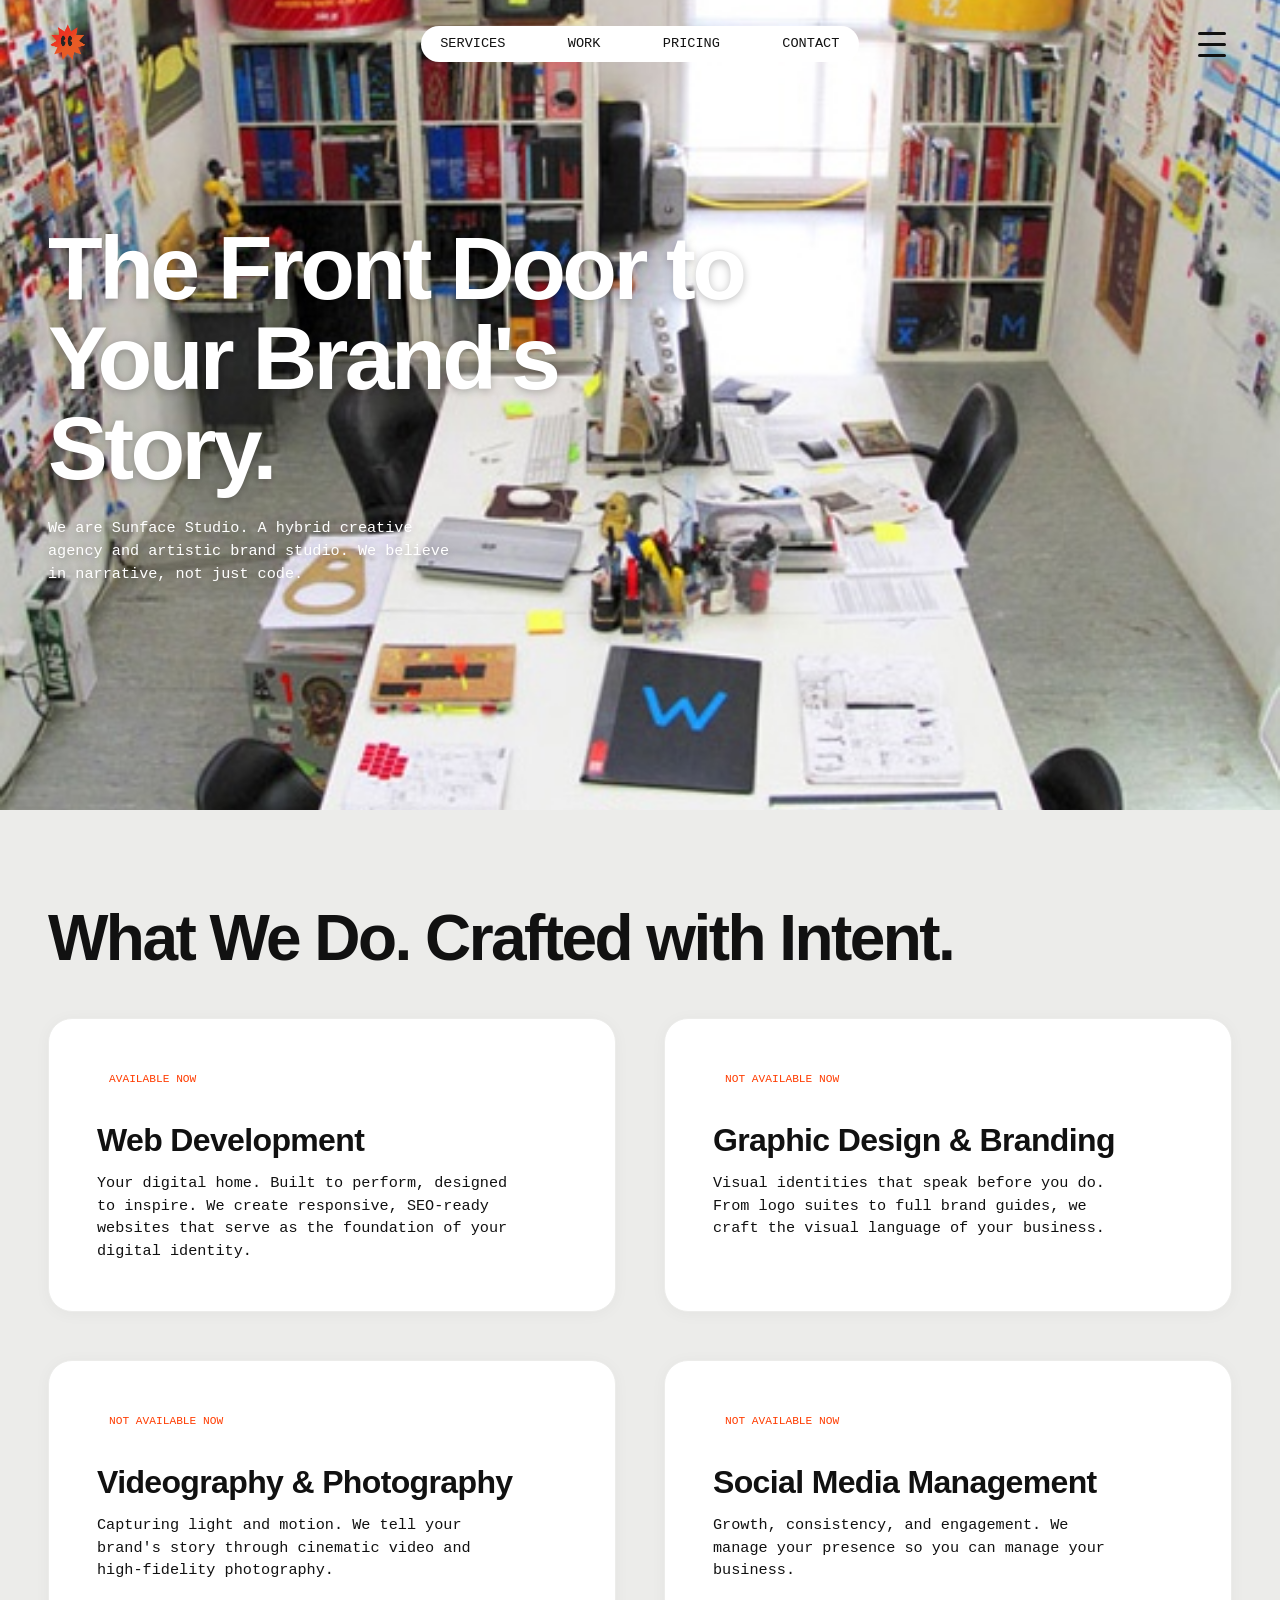
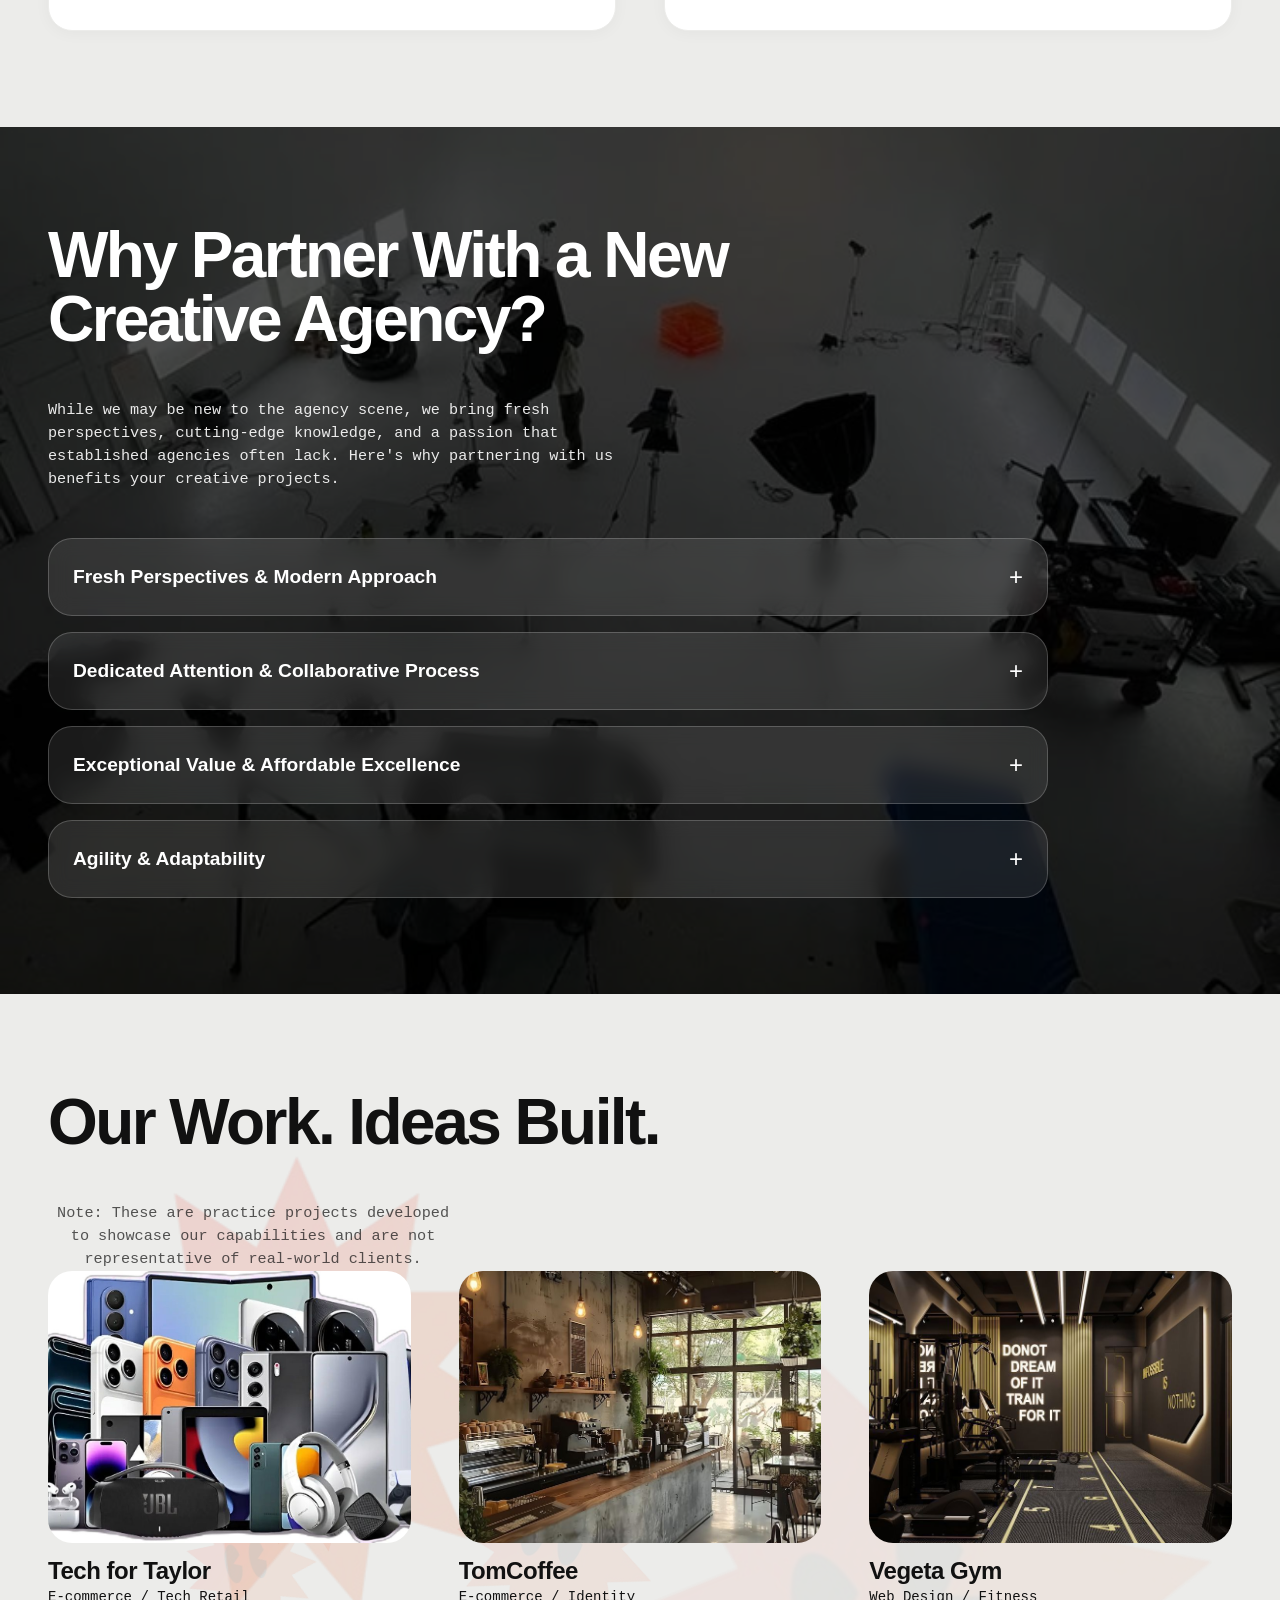
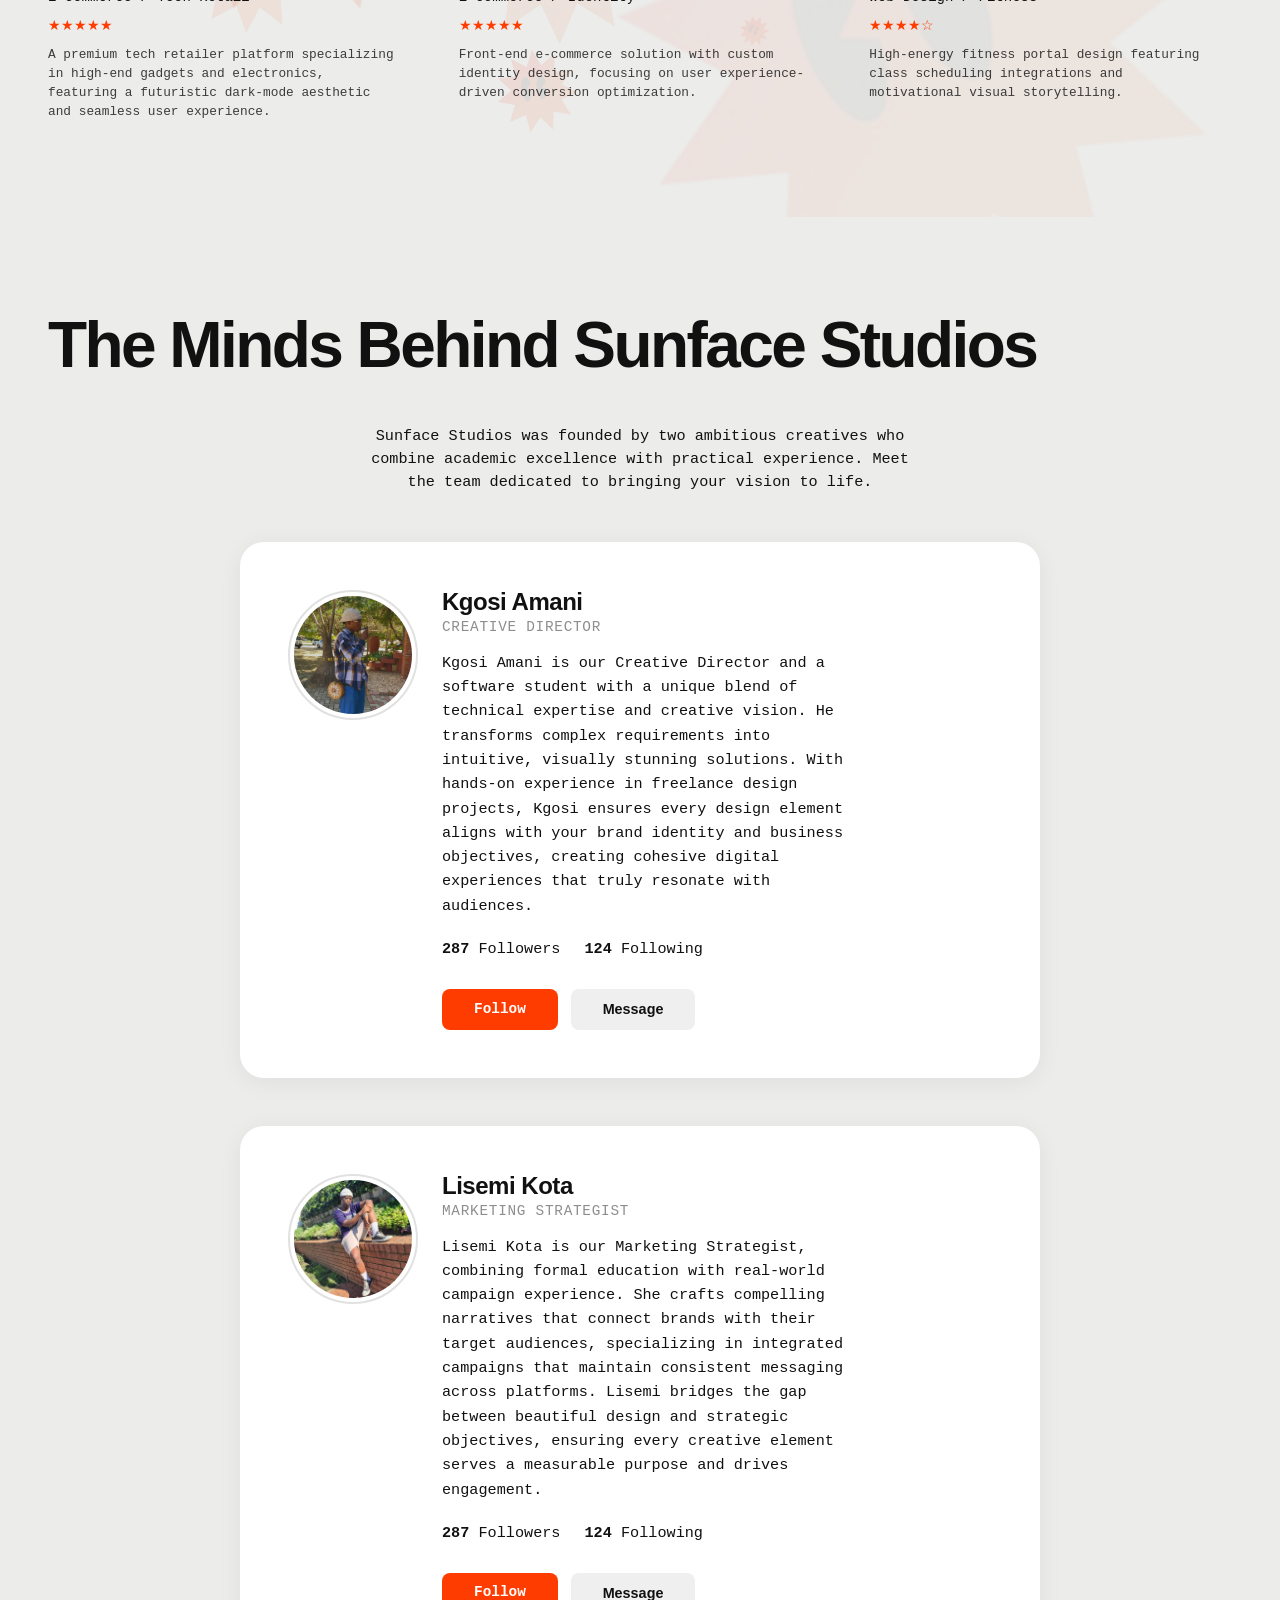
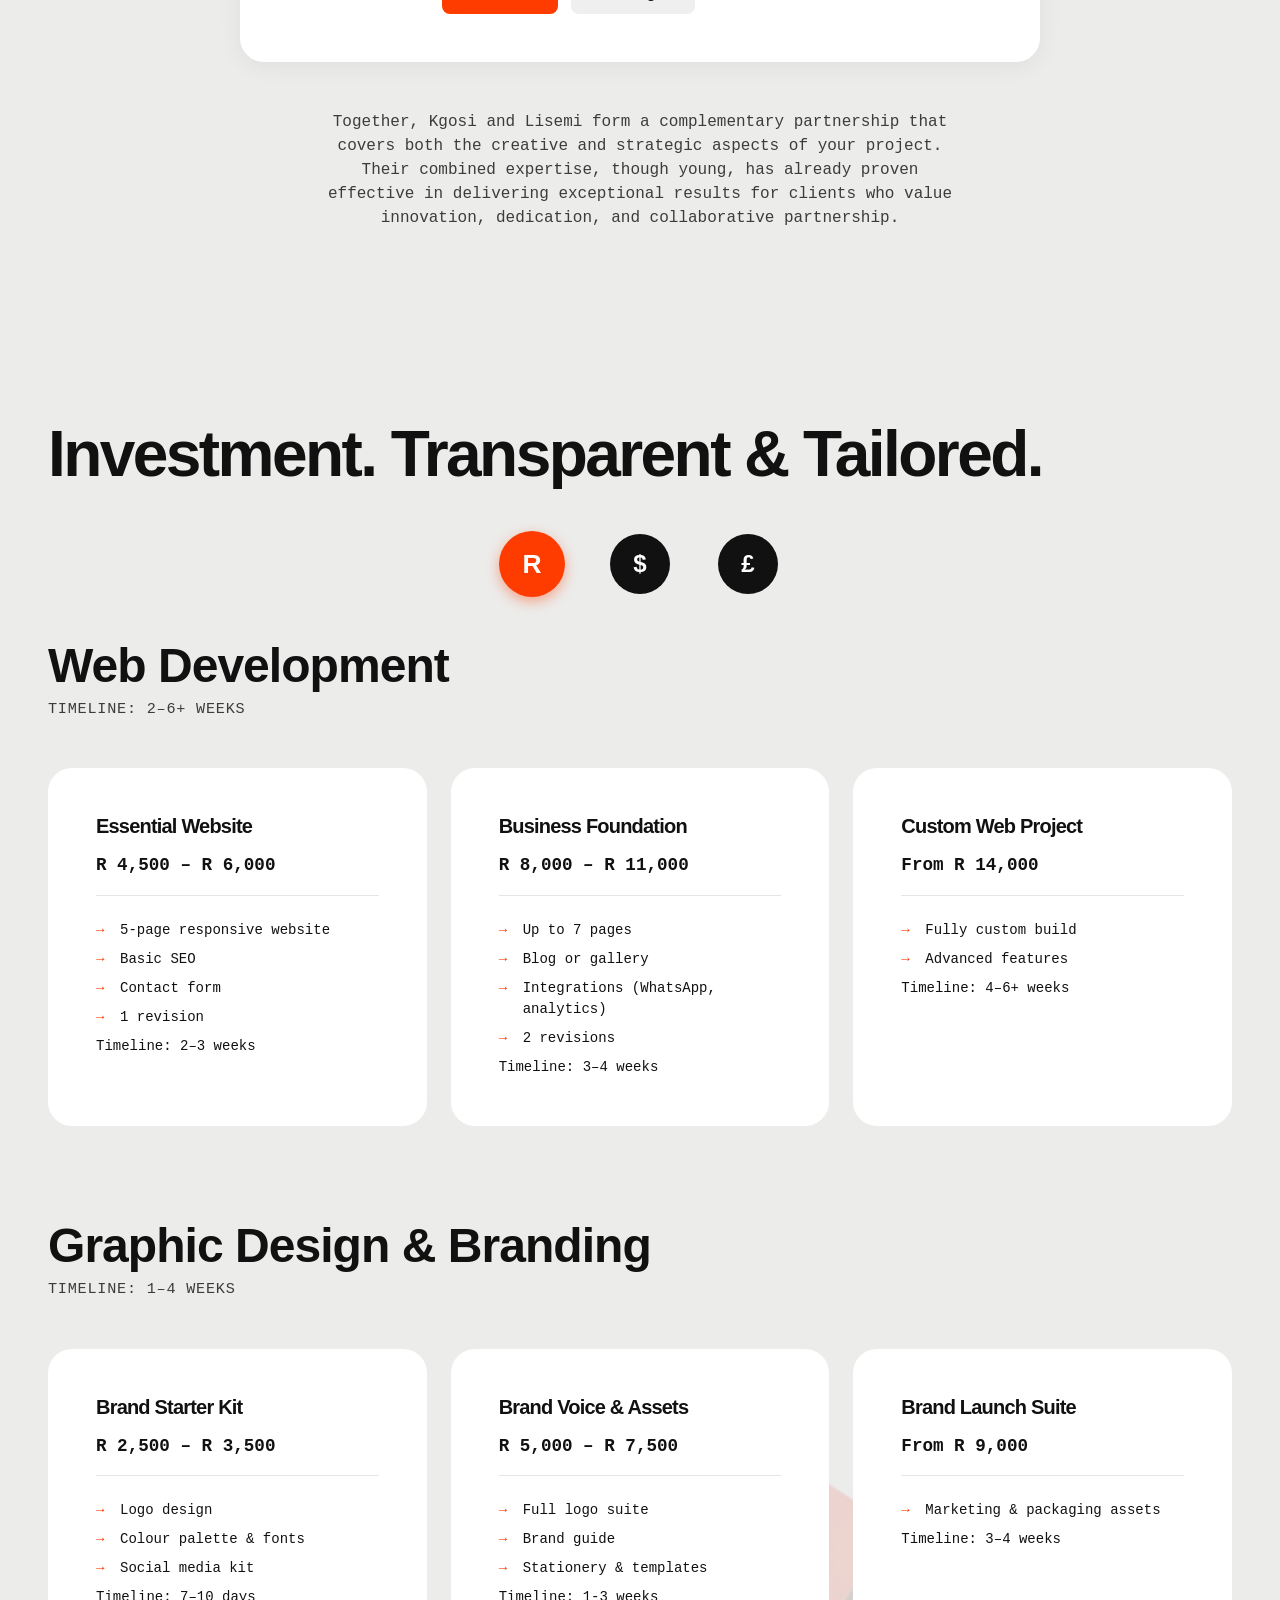
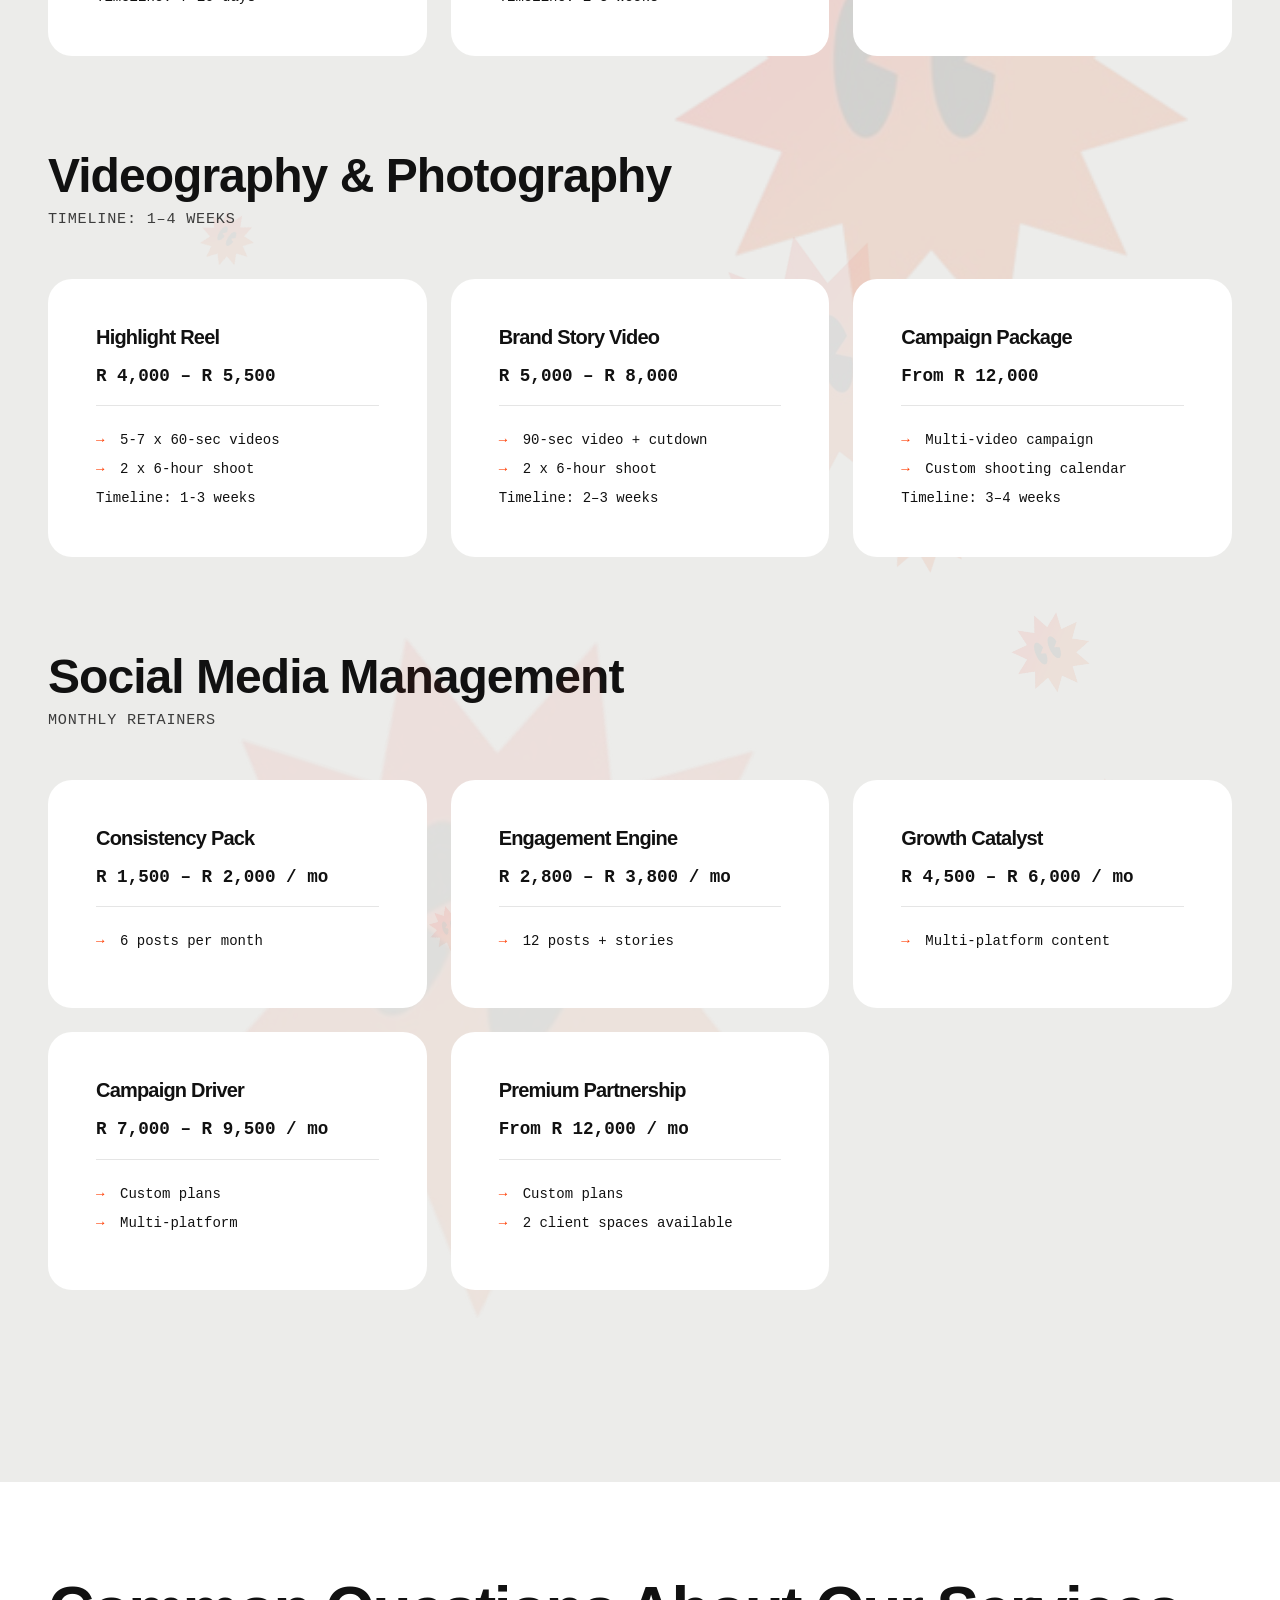
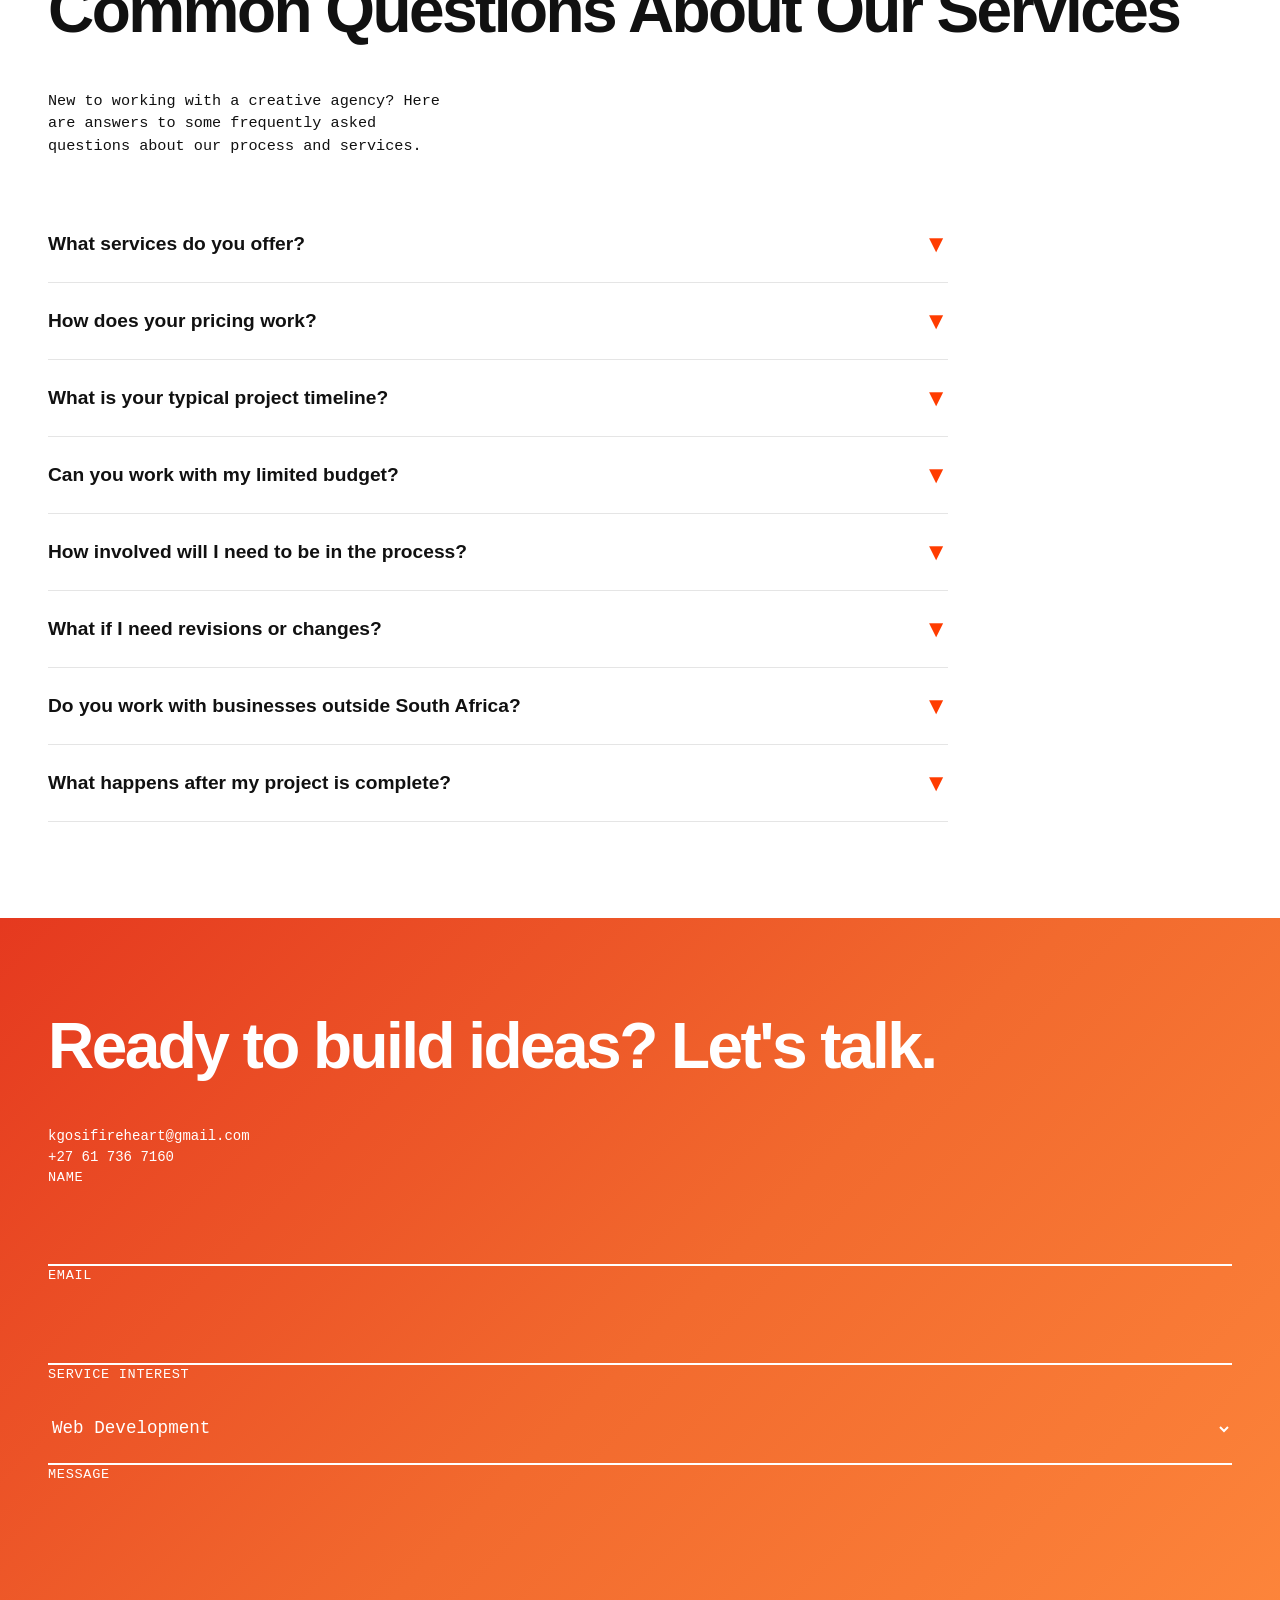
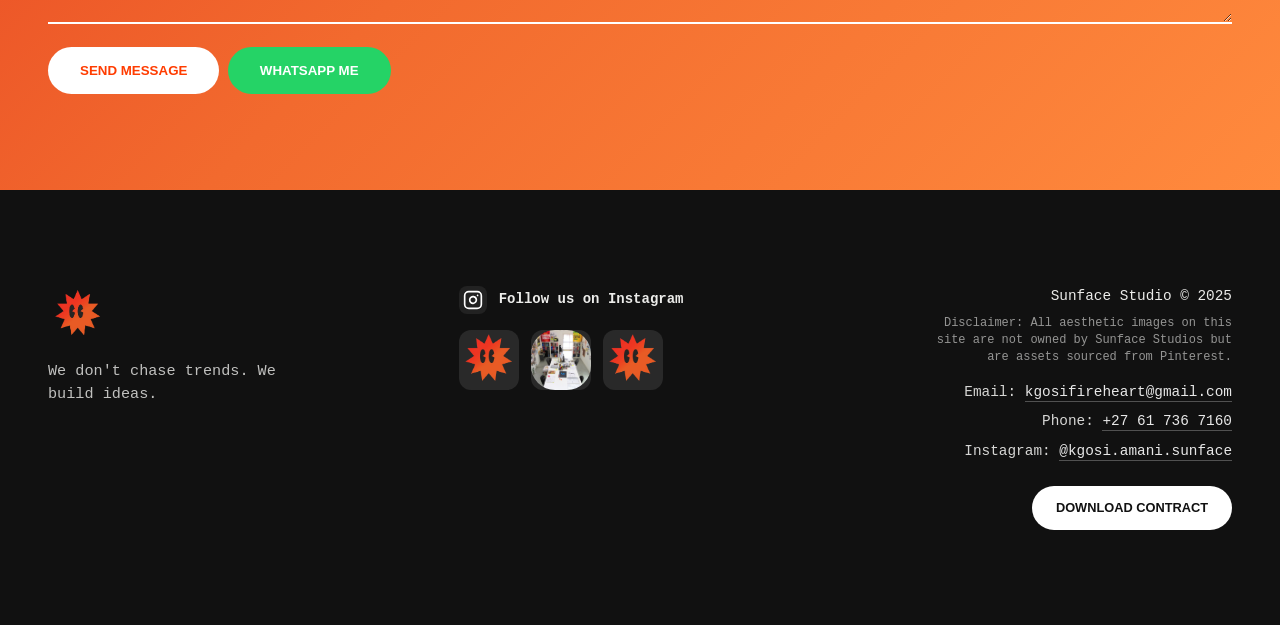
<file: index.html>
<!DOCTYPE html>
<html lang="en">

<head>
    <meta charset="UTF-8">
    <meta name="viewport" content="width=device-width, initial-scale=1.0">
    <title>Sunface Studio | The Front Door to Your Brand's Story</title>
    <meta name="description"
        content="We are Sunface Studio. A hybrid creative agency and artistic brand studio. Narrative-driven web development, branding, and motion.">

    <!-- Favicon -->
    <link rel="icon" type="image/png" href="assets/favicon.png">

    <!-- Styles -->
    <link rel="stylesheet" href="style.css">

    <!-- Fonts (Google Fonts Placeholder - Using Inter/Outfit as per plan) -->
    <link rel="preconnect" href="https://fonts.googleapis.com">
    <link rel="preconnect" href="https://fonts.gstatic.com" crossorigin>
    <link
        href="https://fonts.googleapis.com/css2?family=Syncopate:wght@400;700&family=Inter:wght@300;400;500;600&display=swap"
        rel="stylesheet">
</head>

<body>
    <!-- Header -->
    <header class="site-header">
        <div class="logo">
            <img src="assets/logo.png" alt="Sunface Studio">
        </div>
        <nav class="site-nav">
            <ul>
                <li><a href="#services">Services</a></li>
                <li><a href="#work">Work</a></li>
                <li><a href="#pricing">Pricing</a></li>
                <li><a href="#contact">Contact</a></li>
            </ul>
        </nav>
        <button class="menu-toggle" aria-label="Toggle Menu">
            <span></span>
            <span></span>
            <span></span>
        </button>
    </header>

    <main>
        <!-- Hero Section -->
        <section id="home" class="hero">
            <div class="hero-content">
                <h1>The Front Door to Your Brand's Story.</h1>
                <p class="hero-sub">We are Sunface Studio. A hybrid creative agency and artistic brand studio. We
                    believe in narrative, not just code.</p>
            </div>
            <div class="hero-visual">
                <!-- Aesthetic abstract visual placeholder -->
                <div class="visual-block"></div>
            </div>
        </section>

        <!-- Services Section -->
        <section id="services" class="services section-padding">
            <div class="section-header">
                <h2>What We Do. Crafted with Intent.</h2>
            </div>

            <div class="service-grid">
                <!-- Service Card 1 -->
                <div class="service-card">
                    <span class="status-badge available">Available Now</span>
                    <h3>Web Development</h3>
                    <p>Your digital home. Built to perform, designed to inspire. We create responsive, SEO-ready
                        websites that serve as the foundation of your digital identity.</p>
                </div>
                <!-- Service Card 2 -->
                <div class="service-card">
                    <span class="status-badge available">NOT Available Now</span>
                    <h3>Graphic Design & Branding</h3>
                    <p>Visual identities that speak before you do. From logo suites to full brand guides, we craft the
                        visual language of your business.</p>
                </div>
                <!-- Service Card 3 -->
                <div class="service-card">
                    <span class="status-badge available">NOT Available Now</span>
                    <h3>Videography & Photography</h3>
                    <p>Capturing light and motion. We tell your brand's story through cinematic video and high-fidelity
                        photography.</p>
                </div>
                <!-- Service Card 4 -->
                <div class="service-card">
                    <span class="status-badge available">NOT Available Now</span>
                    <h3>Social Media Management</h3>
                    <p>Growth, consistency, and engagement. We manage your presence so you can manage your business.</p>
                </div>
            </div>
        </section>

        <!-- Why Work With Us Section -->
        <section id="why-us" class="why-us section-padding">
            <div class="section-header">
                <h2>Why Partner With a New Creative Agency?</h2>
                <p class="intro-text">While we may be new to the agency scene, we bring fresh perspectives, cutting-edge
                    knowledge, and a passion that established agencies often lack. Here's why partnering with us
                    benefits your creative projects.</p>
            </div>

            <div class="collapsible-grid">
                <!-- Item 1 -->
                <div class="collapsible-item">
                    <button class="collapsible-trigger">
                        Fresh Perspectives & Modern Approach
                        <span class="collapsible-icon">+</span>
                    </button>
                    <div class="collapsible-content">
                        <p>Unlike agencies set in their ways, we're trained in the latest methodologies and digital
                            trends. As current students immersed in our respective fields, we bring academic knowledge
                            directly into practice, ensuring your projects benefit from cutting-edge techniques rather
                            than outdated approaches.</p>
                    </div>
                </div>
                <!-- Item 2 -->
                <div class="collapsible-item">
                    <button class="collapsible-trigger">
                        Dedicated Attention & Collaborative Process
                        <span class="collapsible-icon">+</span>
                    </button>
                    <div class="collapsible-content">
                        <p>As a boutique agency, you work directly with the founders - not junior staff or account
                            managers. Our client process includes weekly check-ins, transparent workflows, and
                            collaborative decision-making. Every project receives our full attention from concept to
                            delivery, ensuring your vision remains central throughout.</p>
                    </div>
                </div>
                <!-- Item 3 -->
                <div class="collapsible-item">
                    <button class="collapsible-trigger">
                        Exceptional Value & Affordable Excellence
                        <span class="collapsible-icon">+</span>
                    </button>
                    <div class="collapsible-content">
                        <p>Without the overhead of large agencies, we offer premium creative services at accessible
                            rates. Our pricing reflects our current position in the market, not our skill level. You
                            receive university-trained talent with field experience at a fraction of traditional agency
                            costs.</p>
                    </div>
                </div>
                <!-- Item 4 -->
                <div class="collapsible-item">
                    <button class="collapsible-trigger">
                        Agility & Adaptability
                        <span class="collapsible-icon">+</span>
                    </button>
                    <div class="collapsible-content">
                        <p>We're nimble enough to pivot quickly, experiment with innovative solutions, and personalize
                            our approach to each client. Without bureaucratic layers, decisions happen faster, revisions
                            are more responsive, and we can adapt strategies in real-time based on your feedback.</p>
                    </div>
                </div>
            </div>
        </section>

        <!-- Portfolio Section -->
        <section id="work" class="portfolio section-padding">
            <div class="work-sticker-bg"></div>
            <div class="work-sticker-bg work-sticker-bg-2"></div>
            <div class="work-sticker-bg work-sticker-bg-3"></div>
            <div class="work-sticker-bg work-sticker-bg-4"></div>
            <div class="work-sticker-bg work-sticker-bg-5"></div>
            <div class="work-sticker-bg work-sticker-bg-6"></div>
            <div class="work-sticker-bg work-sticker-bg-11"></div>
            <div class="work-sticker-bg work-sticker-bg-12"></div>
            <div class="work-sticker-bg work-sticker-bg-13"></div>
            <div class="section-header">
                <h2>Our Work. Ideas Built.</h2>
                <p class="section-subheading" style="text-align: center; margin-top: 1rem; opacity: 0.7;">Note: These are practice projects developed to showcase our capabilities and are not representative of real-world clients.</p>
            </div>
            <div class="portfolio-grid">
                <!-- Item 1 -->
                <a href="https://techfortaylor.netlify.app/" class="portfolio-card" tabindex="0" target="_blank">
                    <div class="card-visual"
                        style="background-image: url('assets/techfortaylor.jpg'); background-size: cover; background-position: center; position: relative;">
                        <div class="card-visual-overlay"></div>
                    </div>
                    <div class="card-content">
                        <h3>Tech for Taylor</h3>
                        <span class="category">E-commerce / Tech Retail</span>
                        <div class="project-rating" style="color: #FF3C00; margin-top: 0.5rem;">★★★★★</div>
                        <p class="project-scope" style="font-size: 0.8rem; margin-top: 0.5rem; opacity: 0.8;">
                            A premium tech retailer platform specializing in high-end gadgets and electronics, featuring a futuristic dark-mode aesthetic and seamless user experience.</p>
                    </div>
                </a>
                <!-- Item 2 -->
                <a href="https://kgosimmapadi.github.io/tomscoffee/" class="portfolio-card" tabindex="0">
                    <div class="card-visual"
                        style="background-image: url('assets/tom-coffee.png'); background-size: cover; background-position: center; position: relative;">
                        <div class="card-visual-overlay"></div>
                    </div>
                    <div class="card-content">
                        <h3>TomCoffee</h3>
                        <span class="category">E-commerce / Identity</span>
                        <div class="project-rating" style="color: #FF3C00; margin-top: 0.5rem;">★★★★★</div>
                        <p class="project-scope" style="font-size: 0.8rem; margin-top: 0.5rem; opacity: 0.8;">Front-end
                            e-commerce solution with custom identity design, focusing on user experience-driven
                            conversion optimization.</p>
                    </div>
                </a>
                <!-- Item 3 -->
                <a href="https://kgosimmapadi.github.io/vegetagym/" class="portfolio-card" tabindex="0">
                    <div class="card-visual"
                        style="background-image: url('assets/vegeta-gym.png'); background-size: cover; background-position: center; position: relative;">
                        <div class="card-visual-overlay"></div>
                    </div>
                    <div class="card-content">
                        <h3>Vegeta Gym</h3>
                        <span class="category">Web Design / Fitness</span>
                        <div class="project-rating" style="color: #FF3C00; margin-top: 0.5rem;">★★★★☆</div>
                        <p class="project-scope" style="font-size: 0.8rem; margin-top: 0.5rem; opacity: 0.8;">
                            High-energy fitness portal design featuring class scheduling integrations and motivational
                            visual storytelling.</p>
                    </div>
                </a>
            </div>
        </section>

        <!-- Founders Section -->
        <section id="founders" class="founders section-padding section-light">
            <div class="section-header">
                <h2>The Minds Behind Sunface Studios</h2>
                <p style="text-align: center; max-width: 60ch; margin: 0 auto;">Sunface Studios was founded by two
                    ambitious creatives who combine academic excellence with practical experience. Meet the team
                    dedicated to bringing your vision to life.</p>
            </div>

            <div class="founders-stack">
                <!-- Kgosi -->
                <div class="founder-instagram-card">
                    <div class="founder-visual">
                        <div class="insta-ring">
                            <img src="assets/kgosi.png" alt="Kgosi Amani">
                        </div>
                    </div>
                    <div class="founder-details">
                        <div class="founder-header">
                            <h3>Kgosi Amani</h3>
                            <span class="founder-handle">Creative Director</span>
                        </div>
                        <p class="founder-bio">Kgosi Amani is our Creative Director and a software student with a unique
                            blend of technical expertise and creative vision. He transforms complex requirements into
                            intuitive, visually stunning solutions. With hands-on experience in freelance design
                            projects, Kgosi ensures every design element aligns with your brand identity and business
                            objectives, creating cohesive digital experiences that truly resonate with audiences.</p>
                        <div class="founder-stats">
                            <span><strong>287</strong> Followers</span>
                            <span><strong>124</strong> Following</span>
                        </div>
                        <div class="founder-actions">
                            <a href="#" class="btn-insta-follow">Follow</a>
                            <button class="btn-insta-message">Message</button>
                        </div>
                    </div>
                </div>

                <!-- Lisemi -->
                <div class="founder-instagram-card">
                    <div class="founder-visual">
                        <div class="insta-ring">
                            <img src="assets/lisemi.png" alt="Lisemi Kota">
                        </div>
                    </div>
                    <div class="founder-details">
                        <div class="founder-header">
                            <h3>Lisemi Kota</h3>
                            <span class="founder-handle">Marketing Strategist</span>
                        </div>
                        <p class="founder-bio">Lisemi Kota is our Marketing Strategist, combining formal education with
                            real-world campaign experience. She crafts compelling narratives that connect brands with
                            their target audiences, specializing in integrated campaigns that maintain consistent
                            messaging across platforms. Lisemi bridges the gap between beautiful design and strategic
                            objectives, ensuring every creative element serves a measurable purpose and drives
                            engagement.</p>
                        <div class="founder-stats">
                            <span><strong>287</strong> Followers</span>
                            <span><strong>124</strong> Following</span>
                        </div>
                        <div class="founder-actions">
                            <a href="#" class="btn-insta-follow">Follow</a>
                            <button class="btn-insta-message">Message</button>
                        </div>
                    </div>
                </div>
            </div>

            <p class="founders-closing">Together, Kgosi and Lisemi form a complementary partnership that covers both the
                creative and strategic aspects of your project. Their combined expertise, though young, has already
                proven effective in delivering exceptional results for clients who value innovation, dedication, and
                collaborative partnership.</p>
        </section>

        <!-- Toast Container -->
        <div id="toast-container"></div>

        <!-- Pricing Section -->
        <section id="pricing" class="pricing section-padding">
            <div class="pricing-sticker-bg"></div>
            <div class="pricing-sticker-bg pricing-sticker-bg-2"></div>
            <div class="pricing-sticker-bg pricing-sticker-bg-3"></div>
            <div class="pricing-sticker-bg pricing-sticker-bg-4"></div>
            <div class="pricing-sticker-bg pricing-sticker-bg-5"></div>
            <div class="pricing-sticker-bg pricing-sticker-bg-6"></div>
            <div class="pricing-sticker-bg pricing-sticker-bg-11"></div>
            <div class="pricing-sticker-bg pricing-sticker-bg-12"></div>
            <div class="pricing-sticker-bg pricing-sticker-bg-13"></div>
            <div class="section-header">
                <h2>Investment. Transparent & Tailored.</h2>
            </div>

            <!-- Currency Controls -->
            <div class="currency-controls">
                <button class="currency-toggle active" data-currency="zar">R</button>
                <button class="currency-toggle" data-currency="usd">$</button>
                <button class="currency-toggle" data-currency="gbp">£</button>
            </div>

            <!-- Web Dev Pricing -->
            <div class="pricing-category">
                <h3>Web Development</h3>
                <p class="timeline">Timeline: 2–6+ Weeks</p>
                <div class="pricing-cards">
                    <div class="price-card">
                        <h4>Essential Website</h4>
                        <div class="price" data-zar="R 4,500 – R 6,000" data-usd="$1,500 – $3,000"
                            data-gbp="£1,400 – £2,500">R 4,500 – R 6,000</div>
                        <ul>
                            <li>5-page responsive website</li>
                            <li>Basic SEO</li>
                            <li>Contact form</li>
                            <li>1 revision</li>
                        </ul>
                        <div class="meta">Timeline: 2–3 weeks</div>
                    </div>
                    <div class="price-card">
                        <h4>Business Foundation</h4>
                        <div class="price" data-zar="R 8,000 – R 11,000" data-usd="$3,500 – $6,500"
                            data-gbp="£3,000 – £5,500">R 8,000 – R 11,000</div>
                        <ul>
                            <li>Up to 7 pages</li>
                            <li>Blog or gallery</li>
                            <li>Integrations (WhatsApp, analytics)</li>
                            <li>2 revisions</li>
                        </ul>
                        <div class="meta">Timeline: 3–4 weeks</div>
                    </div>
                    <div class="price-card">
                        <h4>Custom Web Project</h4>
                        <div class="price" data-zar="From R 14,000" data-usd="From $7,000" data-gbp="From £6,000">From R
                            14,000</div>
                        <ul>
                            <li>Fully custom build</li>
                            <li>Advanced features</li>
                        </ul>
                        <div class="meta">Timeline: 4–6+ weeks</div>
                    </div>
                </div>
            </div>

            <!-- Graphic Design Pricing -->
            <div class="pricing-category">
                <h3>Graphic Design & Branding</h3>
                <p class="timeline">Timeline: 1–4 Weeks</p>
                <div class="pricing-cards">
                    <div class="price-card">
                        <h4>Brand Starter Kit</h4>
                        <div class="price" data-zar="R 2,500 – R 3,500" data-usd="$500 – $1,200"
                            data-gbp="£400 – £1,000">R 2,500 – R 3,500</div>
                        <ul>
                            <li>Logo design</li>
                            <li>Colour palette & fonts</li>
                            <li>Social media kit</li>
                        </ul>
                        <div class="meta">Timeline: 7–10 days</div>
                    </div>
                    <div class="price-card">
                        <h4>Brand Voice & Assets</h4>
                        <div class="price" data-zar="R 5,000 – R 7,500" data-usd="$1,500 – $3,000"
                            data-gbp="£1,200 – £2,500">R 5,000 – R 7,500</div>
                        <ul>
                            <li>Full logo suite</li>
                            <li>Brand guide</li>
                            <li>Stationery & templates</li>
                        </ul>
                        <div class="meta">Timeline: 1-3 weeks</div>
                    </div>
                    <div class="price-card">
                        <h4>Brand Launch Suite</h4>
                        <div class="price" data-zar="From R 9,000" data-usd="From $4,000" data-gbp="From £3,500">From R
                            9,000</div>
                        <ul>
                            <li>Marketing & packaging assets</li>
                        </ul>
                        <div class="meta">Timeline: 3–4 weeks</div>
                    </div>
                </div>
            </div>

            <!-- Videography Pricing -->
            <div class="pricing-category">
                <h3>Videography & Photography</h3>
                <p class="timeline">Timeline: 1–4 Weeks</p>
                <div class="pricing-cards">
                    <div class="price-card">
                        <h4>Highlight Reel</h4>
                        <div class="price" data-zar="R 4,000 – R 5,500" data-usd="$800 – $1,500"
                            data-gbp="£700 – £1,300">R 4,000 – R 5,500</div>
                        <ul>
                            <li>5-7 x 60-sec videos</li>
                            <li>2 x 6-hour shoot</li>
                        </ul>
                        <div class="meta">Timeline: 1-3 weeks</div>
                    </div>
                    <div class="price-card">
                        <h4>Brand Story Video</h4>
                        <div class="price" data-zar="R 5,000 – R 8,000" data-usd="$1,500 – $3,500"
                            data-gbp="£1,300 – £3,000">R 5,000 – R 8,000</div>
                        <ul>
                            <li>90-sec video + cutdown</li>
                            <li>2 x 6-hour shoot</li>
                        </ul>
                        <div class="meta">Timeline: 2–3 weeks</div>
                    </div>
                    <div class="price-card">
                        <h4>Campaign Package</h4>
                        <div class="price" data-zar="From R 12,000" data-usd="From $4,000" data-gbp="From £3,500">From R
                            12,000</div>
                        <ul>
                            <li>Multi-video campaign</li>
                            <li>Custom shooting calendar</li>
                        </ul>
                        <div class="meta">Timeline: 3–4 weeks</div>
                    </div>
                </div>
            </div>

            <!-- Social Media Pricing -->
            <div class="pricing-category">
                <h3>Social Media Management</h3>
                <p class="timeline">Monthly Retainers</p>
                <div class="pricing-cards">
                    <div class="price-card">
                        <h4>Consistency Pack</h4>
                        <div class="price" data-zar="R 1,500 – R 2,000 / mo" data-usd="$300 – $700 / mo"
                            data-gbp="£300 – £600 / mo">R 1,500 – R 2,000 / mo</div>
                        <ul>
                            <li>6 posts per month</li>
                        </ul>
                    </div>
                    <div class="price-card">
                        <h4>Engagement Engine</h4>
                        <div class="price" data-zar="R 2,800 – R 3,800 / mo" data-usd="$800 – $1,400 / mo"
                            data-gbp="£700 – £1,200 / mo">R 2,800 – R 3,800 / mo</div>
                        <ul>
                            <li>12 posts + stories</li>
                        </ul>
                    </div>
                    <div class="price-card">
                        <h4>Growth Catalyst</h4>
                        <div class="price" data-zar="R 4,500 – R 6,000 / mo" data-usd="$1,500 – $2,500 / mo"
                            data-gbp="£1,300 – £2,200 / mo">R 4,500 – R 6,000 / mo</div>
                        <ul>
                            <li>Multi-platform content</li>
                        </ul>
                    </div>
                    <div class="price-card">
                        <h4>Campaign Driver</h4>
                        <div class="price" data-zar="R 7,000 – R 9,500 / mo" data-usd="$2,500 – $4,000 / mo"
                            data-gbp="£2,200 – £3,500 / mo">R 7,000 – R 9,500 / mo</div>
                        <ul>
                            <li>Custom plans</li>
                            <li>Multi-platform</li>
                        </ul>
                    </div>
                    <div class="price-card">
                        <h4>Premium Partnership</h4>
                        <div class="price" data-zar="From R 12,000 / mo" data-usd="From $5,000 / mo"
                            data-gbp="From £4,500 / mo">From R 12,000 / mo</div>
                        <ul>
                            <li>Custom plans</li>
                            <li>2 client spaces available</li>
                        </ul>
                    </div>
                </div>
            </div>

        </section>

        <!-- FAQ Section -->
        <section id="faq" class="faq section-padding">
            <div class="section-header">
                <h2>Common Questions About Our Services</h2>
                <p>New to working with a creative agency? Here are answers to some frequently asked questions about our
                    process and services.</p>
            </div>

            <div class="faq-container">
                <!-- FAQ 1 -->
                <div class="faq-item">
                    <button class="faq-trigger">
                        What services do you offer?
                        <span class="collapsible-icon">▼</span>
                    </button>
                    <div class="faq-content">
                        <p>We provide full-service creative solutions including brand identity design, website
                            development, digital marketing strategy, content creation, and campaign management. Each
                            service can be customized or bundled based on your specific needs and budget.</p>
                    </div>
                </div>
                <!-- FAQ 2 -->
                <div class="faq-item">
                    <button class="faq-trigger">
                        How does your pricing work?
                        <span class="collapsible-icon">▼</span>
                    </button>
                    <div class="faq-content">
                        <p>We offer transparent project-based pricing or monthly retainers for ongoing work. After
                            understanding your needs through a free consultation, we provide a detailed quote with clear
                            deliverables and timelines. Our rates are competitive and reflect our position as an
                            emerging agency with premium skills.</p>
                    </div>
                </div>
                <!-- FAQ 3 -->
                <div class="faq-item">
                    <button class="faq-trigger">
                        What is your typical project timeline?
                        <span class="collapsible-icon">▼</span>
                    </button>
                    <div class="faq-content">
                        <p>Timelines vary based on project scope, but most brand identity projects take 3-4 weeks,
                            website development 4-6 weeks, and marketing campaigns are structured in monthly cycles. We
                            provide detailed timelines during our planning phase and maintain regular communication
                            throughout the process.</p>
                    </div>
                </div>
                <!-- FAQ 4 -->
                <div class="faq-item">
                    <button class="faq-trigger">
                        Can you work with my limited budget?
                        <span class="collapsible-icon">▼</span>
                    </button>
                    <div class="faq-content">
                        <p>Yes! We believe quality creative services should be accessible. We offer scalable solutions
                            and can prioritize the most impactful elements of your project within budget constraints.
                            During our consultation, we'll discuss options that maximize your investment.</p>
                    </div>
                </div>
                <!-- FAQ 5 -->
                <div class="faq-item">
                    <button class="faq-trigger">
                        How involved will I need to be in the process?
                        <span class="collapsible-icon">▼</span>
                    </button>
                    <div class="faq-content">
                        <p>We maintain a collaborative approach with regular check-ins (usually weekly) for feedback and
                            direction. Your input is valuable at key milestones, but we handle the heavy lifting. We aim
                            to make the process smooth and educational without overwhelming you.</p>
                    </div>
                </div>
                <!-- FAQ 6 -->
                <div class="faq-item">
                    <button class="faq-trigger">
                        What if I need revisions or changes?
                        <span class="collapsible-icon">▼</span>
                    </button>
                    <div class="faq-content">
                        <p>We include reasonable revision rounds in all our packages because we're committed to getting
                            it right. Our process includes specific feedback stages to ensure we're aligned before
                            moving forward. Any scope changes are discussed transparently with options for adjustment.
                        </p>
                    </div>
                </div>
                <!-- FAQ 7 -->
                <div class="faq-item">
                    <button class="faq-trigger">
                        Do you work with businesses outside South Africa?
                        <span class="collapsible-icon">▼</span>
                    </button>
                    <div class="faq-content">
                        <p>Absolutely! We work with clients globally through virtual collaboration tools. Our
                            digital-native approach means we're equipped to serve clients anywhere with efficient
                            communication across time zones.</p>
                    </div>
                </div>
                <!-- FAQ 8 -->
                <div class="faq-item">
                    <button class="faq-trigger">
                        What happens after my project is complete?
                        <span class="collapsible-icon">▼</span>
                    </button>
                    <div class="faq-content">
                        <p>We provide all final assets and documentation, along with guidance on implementation if
                            needed. We also offer ongoing support and maintenance options. Many clients continue with us
                            for evolving needs or new projects as their business grows.</p>
                    </div>
                </div>
            </div>
        </section>

        <!-- Contact Section -->
        <section id="contact" class="contact section-color">
            <div class="contact-split">
                <div class="contact-text">
                    <h2>Ready to build ideas? Let's talk.</h2>
                    <ul class="contact-links">
                        <li><a href="kgosifireheart@gmail.com">kgosifireheart@gmail.com</a></li>
                        <li><a href="https://wa.me/27617367160">+27 61 736 7160</a></li>
                    </ul>
                </div>
                <div class="contact-form-wrapper">
                    <form id="contactForm">
                        <div class="form-group">
                            <label for="name">Name</label>
                            <input type="text" id="name" name="name" required>
                        </div>
                        <div class="form-group">
                            <label for="email">Email</label>
                            <input type="email" id="email" name="email" required>
                        </div>
                        <div class="form-group">
                            <label for="service">Service Interest</label>
                            <select id="service" name="service">
                                <option value="web">Web Development</option>
                                <option value="branding">Branding</option>
                                <option value="media">Photo/Video</option>
                                <option value="social">Social Media</option>
                            </select>
                        </div>
                        <div class="form-group">
                            <label for="message">Message</label>
                            <textarea id="message" name="message" rows="4"></textarea>
                        </div>
                        <button type="submit" class="btn-primary">Send Message</button>
                        <button type="button" id="whatsappBtn" class="btn-primary btn-whatsapp">WhatsApp Me</button>
                    </form>
                </div>
            </div>

            <div class="footer-portfolio-grid">
                <!-- Removed empty insta-item squares -->
            </div>
        </section>
    </main>

    <footer class="site-footer">
        <div class="footer-content">
            <div class="footer-brand">
                <img src="assets/logo.png" alt="Sunface Studio" class="footer-logo">
                <p>We don't chase trends. We build ideas.</p>
            </div>
            <div class="footer-instagram">
                <a href="https://instagram.com/yourhandle" target="_blank" rel="noopener" class="instagram-link"
                    aria-label="Instagram">
                    <svg class="instagram-icon" width="28" height="28" viewBox="0 0 24 24" fill="none"
                        stroke="currentColor" stroke-width="2" stroke-linecap="round" stroke-linejoin="round"
                        aria-hidden="true">
                        <rect x="2" y="2" width="20" height="20" rx="5" ry="5"></rect>
                        <path d="M16 11.37A4 4 0 1 1 12.63 8 4 4 0 0 1 16 11.37z"></path>
                        <line x1="17.5" y1="6.5" x2="17.5" y2="6.5"></line>
                    </svg>
                    <span class="instagram-text">Follow us on Instagram</span>
                </a>
                <div class="footer-portfolio-grid">
                    <a href="https://instagram.com/kgosi.amani.sunface" target="_blank" class="insta-item"><img
                            src="assets/profile.png" alt="Instagram preview 1"></a>
                    <a href="https://instagram.com/sunface.studios" target="_blank" class="insta-item"><img
                            src="assets/hero.png" alt="Instagram preview 2"></a>
                    <a href="https://instagram.com/sunface.studios" target="_blank" class="insta-item"><img
                            src="assets/sticker.png" alt="Instagram preview 3"></a>
                </div>
            </div>
            <div class="footer-meta">
                <span>Sunface Studio &copy; 2025</span>
                <span class="footer-disclaimer">Disclaimer: All aesthetic images on this site are not owned by Sunface
                    Studios but are assets sourced from Pinterest.</span>
                <span class="footer-contact">Email: <a
                        href="mailto:kgosifireheart@gmail.com">kgosifireheart@gmail.com</a></span>
                <span class="footer-contact">Phone: <a href="tel:+27617367160">+27 61 736 7160</a></span>
                <span class="footer-contact">Instagram: <a href="https://instagram.com/kgosi.amani.sunface"
                        target="_blank">@kgosi.amani.sunface</a></span>
                <a href="assets/sunface-studio-contract.pdf" download class="btn-primary footer-contract-btn">Download
                    Contract</a>
            </div>
        </div>
    </footer>

    <script src="script.js"></script>
</body>

</html>
</file>
<file: style.css>
/* WhatsApp Button Styling */
.btn-whatsapp {
    background: #25D366 !important;
    color: #fff !important;
    margin-top: 1rem;
    border: none;
}

.btn-whatsapp:hover {
    background: #1ebe5d !important;
    color: #fff !important;
}

/* CSS Variables */
:root {
    --color-bg-light: #ececea;
    /* Soft off-white */
    --color-bg-dark: #FF3C00;
    /* Warm/Hot Orange/Red */
    --color-text-primary: #111111;
    --color-text-secondary: #000000;
    --color-text-on-dark: #ffffff;

    --font-heading: Helvetica, Arial, sans-serif;
    --font-body: 'JetBrains Mono', monospace;

    --spacing-sm: 1.5rem;
    --spacing-md: 3rem;
    --spacing-lg: 6rem;

    --radius-round: 24px;
    --radius-pill: 100px;

    --border-dark: 2px solid var(--color-text-primary);
}

/* Reset & Base */
* {
    margin: 0;
    padding: 0;
    box-sizing: border-box;
}

::selection {
    background: var(--color-text-primary);
    color: var(--color-bg-dark);
}

html {
    scroll-behavior: smooth;
}

body {
    background-color: var(--color-bg-light);
    color: var(--color-text-primary);
    font-family: var(--font-body);
    font-size: 14px;
    line-height: 1.5;
    -webkit-font-smoothing: antialiased;
}

img {
    max-width: 100%;
    display: block;
    border-radius: var(--radius-round);
}

a {
    color: inherit;
    text-decoration: none;
    transition: opacity 0.3s ease;
}

a:hover {
    opacity: 0.6;
}

ul {
    list-style: none;
}

/* Typography */
h1,
h2,
h3,
h4 {
    font-family: var(--font-heading);
    font-weight: 700;
    letter-spacing: -0.04em;
    line-height: 1.0;
}

h1 {
    font-size: clamp(3rem, 7vw, 7rem);
    max-width: 15ch;
    margin-bottom: var(--spacing-sm);
}

h2 {
    font-size: clamp(2.5rem, 5vw, 5rem);
    margin-bottom: var(--spacing-md);
}

h3 {
    font-size: 2rem;
    letter-spacing: -0.02em;
}

p {
    font-family: var(--font-body);
    /* JetBrains for body text */
    font-size: 0.95rem;
    max-width: 45ch;
}

/* Decoration */
.star-decor {
    position: absolute;
    width: 80px;
    height: 80px;
    background-image: url('assets/logo.png');
    /* Using logo as star/decoration */
    background-size: contain;
    background-repeat: no-repeat;
    opacity: 0.8;
    z-index: 1;
    animation: rotate 20s linear infinite;
}

@keyframes rotate {
    from {
        transform: rotate(0deg);
    }

    to {
        transform: rotate(360deg);
    }
}

.top-right {
    top: 2rem;
    right: 2rem;
}

.bottom-left {
    bottom: 2rem;
    left: 2rem;
}

/* Header */
.site-header {
    display: flex;
    justify-content: space-between;
    align-items: center;
    padding: var(--spacing-sm) var(--spacing-md);
    position: fixed;
    top: 0;
    left: 0;
    width: 100%;
    z-index: 1000;
    /* mix-blend-mode: exclusion; */
    color: white;
}

/* Force nav bar text to black for readability */
.site-nav ul li a {
    color: #111 !important;
}

.site-nav ul li a:visited {
    color: #111 !important;
}

.site-nav ul li a:active {
    color: #111 !important;
}

.site-nav ul li a:hover {
    color: #fff !important;
}


.site-header .logo img {
    height: 38.4px;
    width: auto;
    border-radius: 0;
    transform: scale(1.2);
}

.site-nav ul {
    display: none;
    position: absolute;
    top: 60px;
    right: 1.5rem;
    left: 1.5rem;
    background: #fff !important;
    border-radius: var(--radius-round);
    box-shadow: 0 8px 32px 0 rgba(0, 0, 0, 0.18);
    flex-direction: column;
    align-items: center;
    gap: 2rem;
    padding: 2rem 0 2rem 0;
    z-index: 2000;
    transition: opacity 0.3s, transform 0.3s;
    opacity: 0;
    pointer-events: none;
}

.site-nav ul.open {
    display: flex !important;
    opacity: 1;
    pointer-events: auto;
    transform: translateY(0);
}

.site-nav ul li a {
    color: var(--color-text-primary);
    font-size: 1.2rem;
    padding: 0.75rem 2.5rem;
    border-radius: var(--radius-pill);
    transition: background 0.2s, color 0.2s;
    display: block;
    text-align: center;
}

.site-nav ul li a:hover {
    background: var(--color-bg-dark);
    color: #fff;
}

@media (min-width: 768px) {
    .site-nav ul {
        display: flex !important;
        position: static;
        background: none;
        box-shadow: none;
        flex-direction: row;
        align-items: center;
        gap: var(--spacing-sm);
        padding: 0;
        opacity: 1;
        pointer-events: auto;
    }

    .site-nav ul li a {
        font-size: 0.85rem;
        padding: 0.5rem 1.2rem;
        background: none;
        color: inherit;
    }
}


@media (min-width: 768px) {
    .site-nav ul {
        display: flex;
        gap: var(--spacing-sm);
        font-family: var(--font-body);
        font-size: 0.85rem;
        text-transform: uppercase;
    }
}

/* Sections */
section {
    position: relative;
    padding: var(--spacing-lg) var(--spacing-md);
    overflow: hidden;
}

.section-light {
    background-color: var(--color-bg-light);
    color: var(--color-text-primary);
}

.section-color {
    background: linear-gradient(135deg, #E5391F 0%, #F26A2E 50%, #FF8A3D 100%);
    color: var(--color-text-on-dark);
}

.section-gradient {
    background: linear-gradient(135deg, #E5391F 0%, #F26A2E 50%, #FF8A3D 100%);
    color: var(--color-text-on-dark);
}

/* Hero */
.hero {
    min-height: 90vh;
    display: flex;
    flex-direction: column;
    justify-content: center;
    background: url('assets/hero.png') center center/cover no-repeat;
    position: relative;
    color: #fff;
}

.hero h1,
.hero .hero-sub {
    color: #fff;
    text-shadow: 0 2px 8px rgba(0, 0, 0, 0.25);
}

.hero-tags {
    display: flex;
    gap: 1rem;
    margin-top: var(--spacing-md);
}

.hero-tags span {
    font-family: var(--font-body);
    font-size: 0.8rem;
    padding: 0.5rem 1rem;
    border: 1px solid currentColor;
    border-radius: var(--radius-pill);
    text-transform: uppercase;
}

/* Services */

.service-grid {
    display: grid;
    grid-template-columns: 1fr;
    gap: var(--spacing-md);
    margin-top: var(--spacing-md);
}

.service-card {
    background: #fff;
    border: 1.5px solid #ececea;
    border-radius: var(--radius-round);
    padding: var(--spacing-md);
    box-shadow: 0 2px 16px 0 rgba(0, 0, 0, 0.04);
    transition: box-shadow 0.3s, transform 0.3s;
    display: flex;
    flex-direction: column;
    gap: 1rem;
}

.service-card:hover {
    box-shadow: 0 4px 32px 0 rgba(0, 0, 0, 0.10);
    transform: translateY(-6px) scale(1.02);
}

@media (min-width: 768px) {
    .service-grid {
        grid-template-columns: repeat(2, 1fr);
    }
}

.status-badge {
    font-family: var(--font-body);
    font-size: 0.7rem;
    text-transform: uppercase;
    background: white;
    color: var(--color-bg-dark);
    padding: 0.25rem 0.75rem;
    border-radius: var(--radius-pill);
    display: inline-block;
    margin-bottom: 1rem;
}

@media (min-width: 1024px) {
    .service-grid {
        grid-template-columns: repeat(2, 1fr);
    }
}

/* Portfolio */
.portfolio-grid {
    display: grid;
    grid-template-columns: 1fr;
    gap: var(--spacing-md);
}

/* Decorative sticker for Work section */
.work-sticker-bg {
    position: absolute;
    left: 0;
    top: 0;
    bottom: 0;
    width: 60%;
    /* 50-70% visually, centered at 60% */
    max-width: 600px;
    background: url('assets/sticker.png') no-repeat left center;
    background-size: contain;
    opacity: 0.13;
    z-index: 0;
    pointer-events: none;
}

/* Additional random stickers for Work section */
.work-sticker-bg-2 {
    left: 10%;
    top: 40%;
    width: 30%;
    max-width: 250px;
    transform: rotate(-12deg) scale(0.7);
    opacity: 0.09;
}

.work-sticker-bg-3 {
    left: 70%;
    top: 10%;
    width: 18%;
    max-width: 120px;
    transform: rotate(18deg) scale(0.5);
    opacity: 0.11;
}

.work-sticker-bg-4 {
    left: 35%;
    top: 70%;
    width: 22%;
    max-width: 180px;
    transform: rotate(-7deg) scale(0.6);
    opacity: 0.10;
}

.work-sticker-bg-5 {
    left: 55%;
    top: 55%;
    width: 15%;
    max-width: 100px;
    transform: rotate(25deg) scale(0.4);
    opacity: 0.08;
}

.work-sticker-bg-6 {
    left: 80%;
    top: 20%;
    width: 10%;
    max-width: 80px;
    transform: rotate(-30deg) scale(1);
    opacity: 0.07;
}

.work-sticker-bg-11 {
    left: 20%;
    top: 15%;
    width: 18%;
    max-width: 120px;
    transform: rotate(8deg) scale(2);
    opacity: 0.09;
}

.work-sticker-bg-12 {
    left: 65%;
    top: 60%;
    width: 30%;
    max-width: 200px;
    transform: rotate(-22deg) scale(4);
    opacity: 0.06;
}

.work-sticker-bg-13 {
    left: 40%;
    top: 35%;
    width: 12%;
    max-width: 90px;
    transform: rotate(15deg) scale(3);
    opacity: 0.08;
}

.portfolio.section-padding {
    position: relative;
    overflow: hidden;
}


.portfolio-card {
    display: flex;
    flex-direction: column;
}

.card-visual {
    aspect-ratio: 4/3;
    background-color: #ddd;
    border-radius: var(--radius-round);
    margin-bottom: 1rem;
    overflow: hidden;
}

.card-content h3 {
    font-family: var(--font-heading);
    font-size: 1.5rem;
    margin-bottom: 0.25rem;
}

@media (min-width: 768px) {
    .portfolio-grid {
        grid-template-columns: repeat(3, 1fr);
    }
}

/* Pricing */
.currency-controls {
    display: flex;
    justify-content: center;
    gap: 3rem;
    /* Decent spacing */
    flex-wrap: wrap;
    margin-bottom: var(--spacing-md);
}

.currency-toggle {
    width: 60px;
    height: 60px;
    border-radius: 50%;
    background: #111;
    color: #fff;
    border: none;
    font-family: var(--font-heading);
    font-weight: 700;
    font-size: 1.5rem;
    cursor: pointer;
    transition: all 0.3s ease;
    display: flex;
    align-items: center;
    justify-content: center;
}

.currency-toggle:hover {
    transform: scale(1.1);
}

.currency-toggle.active {
    background: var(--color-bg-dark);
    /* Orange */
    color: #fff;
    transform: scale(1.1);
    box-shadow: 0 4px 12px rgba(255, 60, 0, 0.4);
}

.currency-toggle:active {
    transform: scale(0.95);
}

.price {
    transition: opacity 0.2s ease;
}

.pricing-category {
    margin-bottom: var(--spacing-lg);
}

/* Decorative sticker for Pricing section */
.pricing-sticker-bg {
    position: absolute;
    right: 0;
    top: 0;
    bottom: 0;
    width: 69%;
    /* 15% bigger than 60% */
    max-width: 690px;
    background: url('assets/sticker.png') no-repeat right center;
    background-size: contain;
    opacity: 0.13;
    z-index: 0;
    pointer-events: none;
}

/* Additional random stickers for Pricing section */
.pricing-sticker-bg-2 {
    right: 20%;
    top: 30%;
    width: 25%;
    max-width: 200px;
    transform: rotate(10deg) scale(0.8);
    opacity: 0.10;
}

.pricing-sticker-bg-3 {
    right: 60%;
    top: 60%;
    width: 18%;
    max-width: 120px;
    transform: rotate(-15deg) scale(0.5);
    opacity: 0.09;
}

.pricing-sticker-bg-4 {
    right: 40%;
    top: 80%;
    width: 22%;
    max-width: 180px;
    transform: rotate(22deg) scale(0.6);
    opacity: 0.11;
}

.pricing-sticker-bg-5 {
    right: 10%;
    top: 50%;
    width: 13%;
    max-width: 90px;
    transform: rotate(-8deg) scale(0.4);
    opacity: 0.08;
}

.pricing-sticker-bg-6 {
    right: 80%;
    top: 10%;
    width: 8%;
    max-width: 60px;
    transform: rotate(33deg) scale(1.2);
    opacity: 0.07;
}

.pricing-sticker-bg-11 {
    right: 30%;
    top: 20%;
    width: 20%;
    max-width: 140px;
    transform: rotate(-12deg) scale(2.5);
    opacity: 0.08;
}

.pricing-sticker-bg-12 {
    right: 55%;
    top: 65%;
    width: 28%;
    max-width: 180px;
    transform: rotate(18deg) scale(5);
    opacity: 0.07;
}

.pricing-sticker-bg-13 {
    right: 15%;
    top: 40%;
    width: 10%;
    max-width: 70px;
    transform: rotate(-25deg) scale(1.5);
    opacity: 0.09;
}

.pricing.section-padding {
    position: relative;
    overflow: hidden;
}

.pricing-category h3 {
    font-size: 3rem;
    margin-bottom: 0.5rem;
}

.timeline {
    font-family: var(--font-body);
    opacity: 0.8;
    margin-bottom: var(--spacing-md);
    text-transform: uppercase;
    letter-spacing: 0.05em;
}

.pricing-cards {
    display: grid;
    grid-template-columns: 1fr;
    gap: var(--spacing-sm);
}

.price-card {
    background: white;
    color: var(--color-text-primary);
    padding: var(--spacing-md);
    border-radius: var(--radius-round);
    display: flex;
    flex-direction: column;
    transition: transform 0.3s ease;
}

.price-card:hover {
    transform: rotate(1deg) translateY(-5px);
}

.price-card h4 {
    font-size: 1.25rem;
    margin-bottom: 1rem;
}

.price-card .price {
    font-family: var(--font-body);
    font-weight: 700;
    font-size: 1.1rem;
    margin-bottom: 1.5rem;
    padding-bottom: 1rem;
    border-bottom: 1px solid rgba(0, 0, 0, 0.1);
}

.price-card li {
    position: relative;
    padding-left: 1.5rem;
    margin-bottom: 0.5rem;
}

.price-card li::before {
    content: "→";
    position: absolute;
    left: 0;
    color: var(--color-bg-dark);
}

@media (min-width: 1024px) {
    .pricing-cards {
        grid-template-columns: repeat(3, 1fr);
    }
}

/* Contact / Instagram Footer */
.section-light .btn-primary {
    background: var(--color-bg-dark);
    color: white;
}

.form-group input,
.form-group select,
.form-group textarea {
    border: none;
    border-bottom: 2px solid var(--color-text-primary);
    background: transparent;
    padding: var(--spacing-sm) 0;
    font-family: var(--font-body);
    font-size: 1.1rem;
    width: 100%;
}

.form-group label {
    font-family: var(--font-body);
    font-size: 0.85rem;
    text-transform: uppercase;
    letter-spacing: 0.05em;
    display: block;
    margin-bottom: 0.5rem;
}

.btn-primary {
    background: var(--color-text-primary);
    color: white;
    padding: 1rem 2rem;
    border-radius: var(--radius-pill);
    border: none;
    font-family: var(--font-heading);
    font-weight: 700;
    text-transform: uppercase;
    cursor: pointer;
    transition: transform 0.2s ease;
}

.btn-primary:hover {
    transform: scale(1.05);
}

/* Contact Section Specifics */
#contact {
    position: relative;
    /* Ensure text is readable on gradient if this section gets the class */
}

#contact.section-color .form-group input,
#contact.section-color .form-group select,
#contact.section-color .form-group textarea {
    border-bottom: 2px solid white;
    color: white;
}

#contact.section-color .btn-primary {
    background: white;
    color: var(--color-bg-dark);
}

#contact.section-color a {
    color: white;
}

/* Mobile Menu */
.menu-toggle {
    display: flex;
    flex-direction: column;
    justify-content: center;
    align-items: center;
    width: 40px;
    height: 40px;
    background: none;
    border: none;
    cursor: pointer;
    z-index: 2100;
    position: relative;
}

.menu-toggle span {
    display: block;
    width: 28px;
    height: 3px;
    margin: 4px 0;
    background-color: #111;
    border-radius: 2px;
    transition: all 0.3s cubic-bezier(.4, 2, .6, 1);
    position: relative;
}

.menu-toggle.open span {
    background-color: #FF3C00;
}

.menu-toggle.open span:nth-child(1) {
    transform: translateY(7px) rotate(45deg);
}

.menu-toggle.open span:nth-child(2) {
    opacity: 0;
}

.menu-toggle.open span:nth-child(3) {
    transform: translateY(-7px) rotate(-45deg);
}

/* Footer */
.site-footer {
    background: var(--color-text-primary);
    color: var(--color-bg-light);
    padding: var(--spacing-lg) var(--spacing-md);
    display: flex;
    justify-content: center;
    align-items: center;
    flex-direction: column;
}

.footer-content {
    width: 100%;
    max-width: 1200px;
    display: flex;
    flex-wrap: wrap;
    justify-content: space-between;
    align-items: flex-start;
    gap: 3rem;
}

.footer-brand {
    flex: 1 1 250px;
}

.footer-logo {
    width: 60px;
    height: auto;
    margin-bottom: 1rem;
}

.footer-brand p {
    max-width: 25ch;
    opacity: 0.8;
}

.footer-instagram {
    flex: 1 1 250px;
    display: flex;
    flex-direction: column;
    gap: 1rem;
}

.instagram-link {
    display: flex;
    align-items: center;
    gap: 0.75rem;
    color: inherit;
    text-decoration: none;
    font-weight: 600;
    transition: color 0.2s;
}

.instagram-link:hover .instagram-text {
    color: #E1306C;
}

.instagram-icon {
    color: #fff;
    background: #222;
    border-radius: 8px;
    padding: 4px;
    transition: transform 0.2s;
}

.instagram-link:hover .instagram-icon {
    transform: scale(1.1);
}

.footer-portfolio-grid {
    display: flex;
    gap: 0.75rem;
    flex-wrap: wrap;
}

.insta-item {
    display: block;
    width: 60px;
    height: 60px;
    border-radius: 12px;
    overflow: hidden;
    background: #ffffff1a;
    transition: transform 0.2s, box-shadow 0.2s;
}

.insta-item img {
    width: 100%;
    height: 100%;
    object-fit: cover;
}

.insta-item:hover {
    transform: scale(1.05) rotate(-2deg);
    box-shadow: 0 4px 12px rgba(0, 0, 0, 0.2);
}

.footer-meta {
    flex: 1 1 250px;
    display: flex;
    flex-direction: column;
    align-items: flex-end;
    text-align: right;
    gap: 0.5rem;
    font-size: 0.9rem;
}

.footer-disclaimer {
    font-size: 0.75rem;
    opacity: 0.6;
    max-width: 300px;
    line-height: 1.4;
    margin-bottom: 0.5rem;
}

.footer-contact {
    opacity: 0.9;
}

.footer-contact a {
    color: #fff;
    text-decoration: none;
    border-bottom: 1px solid rgba(255, 255, 255, 0.3);
    padding-bottom: 1px;
    transition: all 0.2s;
}

.footer-contact a:hover {
    color: var(--color-bg-dark);
    border-color: var(--color-bg-dark);
}

.footer-contract-btn {
    margin-top: 1rem;
    background: white;
    color: var(--color-text-primary);
    font-size: 0.8rem;
    padding: 0.75rem 1.5rem;
}

.footer-contract-btn:hover {
    background: #f0f0f0;
    transform: translateY(-2px);
}

@media (max-width: 900px) {
    .footer-content {
        flex-direction: column;
        align-items: center;
        text-align: center;
        gap: 3rem;
    }

    .footer-brand,
    .footer-instagram,
    .footer-meta {
        align-items: center;
        text-align: center;
        width: 100%;
    }

    .footer-instagram {
        align-items: center;
    }

    .footer-portfolio-grid {
        justify-content: center;
    }

    .footer-meta {
        align-items: center;
        text-align: center;
    }

    .footer-brand p {
        margin: 0 auto;
    }
}



/* from deepseek */

.animated {
    opacity: 0;
    transform: translateY(20px);
    transition: opacity 0.6s ease, transform 0.6s ease;
}

.animated.visible {
    opacity: 1;
    transform: translateY(0);
}

/* Why Work With Us Section */
.why-us {
    background: linear-gradient(rgba(0, 0, 0, 0.7), rgba(0, 0, 0, 0.7)),
        url('assets/subhero.png') center center/cover no-repeat;
    color: #fff;
    min-height: 60vh;
    display: flex;
    flex-direction: column;
    justify-content: center;
}

.why-us h2 {
    color: #fff;
    max-width: 20ch;
}

.why-us .intro-text {
    max-width: 65ch;
    margin-bottom: var(--spacing-md);
    opacity: 0.9;
}

.collapsible-grid {
    display: grid;
    grid-template-columns: 1fr;
    gap: 1rem;
    max-width: 1000px;
}

.collapsible-item {
    background: rgba(255, 255, 255, 0.1);
    backdrop-filter: blur(10px);
    border: 1px solid rgba(255, 255, 255, 0.2);
    border-radius: var(--radius-round);
    overflow: hidden;
    transition: background 0.3s ease;
}

.collapsible-item:hover {
    background: rgba(255, 255, 255, 0.15);
}

.collapsible-trigger {
    width: 100%;
    display: flex;
    justify-content: space-between;
    align-items: center;
    padding: 1.5rem;
    background: none;
    border: none;
    color: #fff;
    font-family: var(--font-heading);
    font-size: 1.2rem;
    font-weight: 700;
    text-align: left;
    cursor: pointer;
}

.collapsible-icon {
    font-size: 1.5rem;
    font-weight: 300;
    transition: transform 0.3s ease;
}

.collapsible-trigger.active .collapsible-icon {
    transform: rotate(45deg);
}

.collapsible-content {
    max-height: 0;
    overflow: hidden;
    transition: max-height 0.4s cubic-bezier(0, 1, 0, 1);
}

.collapsible-content p {
    padding: 0 1.5rem 1.5rem 1.5rem;
    font-size: 0.95rem;
    opacity: 0.9;
    color: rgba(255, 255, 255, 0.9);
}

/* Founders Section */
.founders {
    background-color: var(--color-bg-light);
}

.founders-grid {
    display: grid;
    grid-template-columns: 1fr;
    gap: var(--spacing-md);
    margin-top: var(--spacing-md);
}

.founder-card {
    display: flex;
    flex-direction: column;
    gap: 1.5rem;
}

.founder-image {
    width: 100%;
    aspect-ratio: 1;
    background-color: #ddd;
    border-radius: var(--radius-round);
    overflow: hidden;
}

.founder-image img {
    width: 100%;
    height: 100%;
    object-fit: cover;
}

.founder-info h3 {
    margin-bottom: 0.25rem;
    font-size: 1.8rem;
}

.founder-role {
    display: block;
    font-family: var(--font-body);
    font-size: 0.9rem;
    text-transform: uppercase;
    letter-spacing: 0.05em;
    color: var(--color-bg-dark);
    margin-bottom: 1rem;
    font-weight: 600;
}

.founders-closing {
    margin-top: var(--spacing-md);
    max-width: 65ch;
    font-weight: 500;
}

@media (min-width: 768px) {
    .founders-grid {
        grid-template-columns: 1fr 1fr;
    }
}

/* FAQ Section */
.faq {
    background-color: #fff;
}

.faq-container {
    max-width: 900px;
    margin-top: var(--spacing-md);
}

.faq-item {
    border-bottom: 1px solid rgba(0, 0, 0, 0.1);
}

.faq-trigger {
    width: 100%;
    display: flex;
    justify-content: space-between;
    align-items: center;
    padding: 1.5rem 0;
    background: none;
    border: none;
    color: var(--color-text-primary);
    font-family: var(--font-heading);
    font-size: 1.2rem;
    font-weight: 700;
    text-align: left;
    cursor: pointer;
    transition: color 0.2s ease;
}

.faq-trigger:hover {
    color: var(--color-bg-dark);
}

.faq-trigger .collapsible-icon {
    color: var(--color-bg-dark);
}

.faq-content {
    max-height: 0;
    overflow: hidden;
    transition: max-height 0.3s ease-out;
}

.faq-content p {
    padding-bottom: 1.5rem;
    color: #444;
}


.faq-trigger.active .collapsible-icon {
    transform: rotate(180deg);
}

/* Founders Instagram Layout */
.founders-stack {
    display: flex;
    flex-direction: column;
    gap: var(--spacing-md);
    max-width: 800px;
    margin: var(--spacing-md) auto 0 auto;
}

.founder-instagram-card {
    display: flex;
    flex-direction: column;
    background: #fff;
    padding: 2rem;
    border-radius: var(--radius-round);
    box-shadow: 0 4px 24px rgba(0, 0, 0, 0.06);
    align-items: center;
    text-align: center;
    gap: 1.5rem;
    transition: transform 0.3s ease;
}

.founder-instagram-card:hover {
    transform: translateY(-5px);
}

.founder-visual {
    flex-shrink: 0;
}

.insta-ring {
    width: 130px;
    height: 130px;
    padding: 4px;
    border-radius: 50%;
    border: 2px solid #e1e1e1;
    display: flex;
    align-items: center;
    justify-content: center;
}

.insta-ring img {
    width: 100%;
    height: 100%;
    border-radius: 50%;
    object-fit: cover;
}

.founder-details {
    flex-grow: 1;
    display: flex;
    flex-direction: column;
    gap: 0.75rem;
    align-items: center;
    width: 100%;
}

.founder-header h3 {
    font-size: 1.5rem;
    margin-bottom: 0.2rem;
}

.founder-handle {
    color: #8e8e8e;
    font-weight: 500;
    font-size: 0.9rem;
    text-transform: uppercase;
    letter-spacing: 0.05em;
}

.founder-bio {
    font-size: 0.95rem;
    line-height: 1.6;
    color: var(--color-text-primary);
}

.founder-stats {
    display: flex;
    gap: 1.5rem;
    font-size: 0.95rem;
    margin: 0.5rem 0;
    width: 100%;
    justify-content: center;
}

.founder-stats strong {
    font-weight: 700;
    color: var(--color-text-primary);
}

.founder-actions {
    display: flex;
    gap: 0.8rem;
    margin-top: 0.5rem;
    width: 100%;
    justify-content: center;
}

.btn-insta-follow,
.btn-insta-message {
    padding: 0.6rem 2rem;
    border-radius: 8px;
    font-weight: 600;
    font-size: 0.9rem;
    cursor: pointer;
    border: none;
    transition: all 0.2s ease;
    text-align: center;
    text-decoration: none;
    display: inline-flex;
    align-items: center;
    justify-content: center;
}

.btn-insta-follow {
    background-color: var(--color-bg-dark);
    color: white !important;
}

.btn-insta-follow:hover {
    background-color: #d63200;
    opacity: 1 !important;
}

.btn-insta-message {
    background-color: #efefef;
    color: var(--color-text-primary);
}

.btn-insta-message:hover {
    background-color: #dbdbdb;
}

.founders-closing {
    text-align: center;
    max-width: 65ch;
    margin: var(--spacing-md) auto 0 auto;
    font-size: 1rem;
    opacity: 0.8;
}

@media (min-width: 768px) {
    .founder-instagram-card {
        flex-direction: row;
        text-align: left;
        align-items: flex-start;
        padding: 3rem;
    }

    .founder-details {
        align-items: flex-start;
    }

    .founder-stats {
        justify-content: flex-start;
    }

    .founder-actions {
        justify-content: flex-start;
        width: auto;
    }
}

/* Toast Notification */
#toast-container {
    position: fixed;
    bottom: 2rem;
    left: 50%;
    transform: translateX(-50%);
    z-index: 9999;
    display: flex;
    flex-direction: column;
    gap: 10px;
    pointer-events: none;
}

.toast {
    background: #333;
    color: #fff;
    padding: 12px 24px;
    border-radius: 50px;
    font-family: var(--font-body);
    font-size: 0.9rem;
    opacity: 0;
    transform: translateY(20px);
    transition: all 0.3s ease;
    box-shadow: 0 4px 12px rgba(0, 0, 0, 0.15);
}

.toast.show {
    opacity: 1;
    transform: translateY(0);
}
</file>
